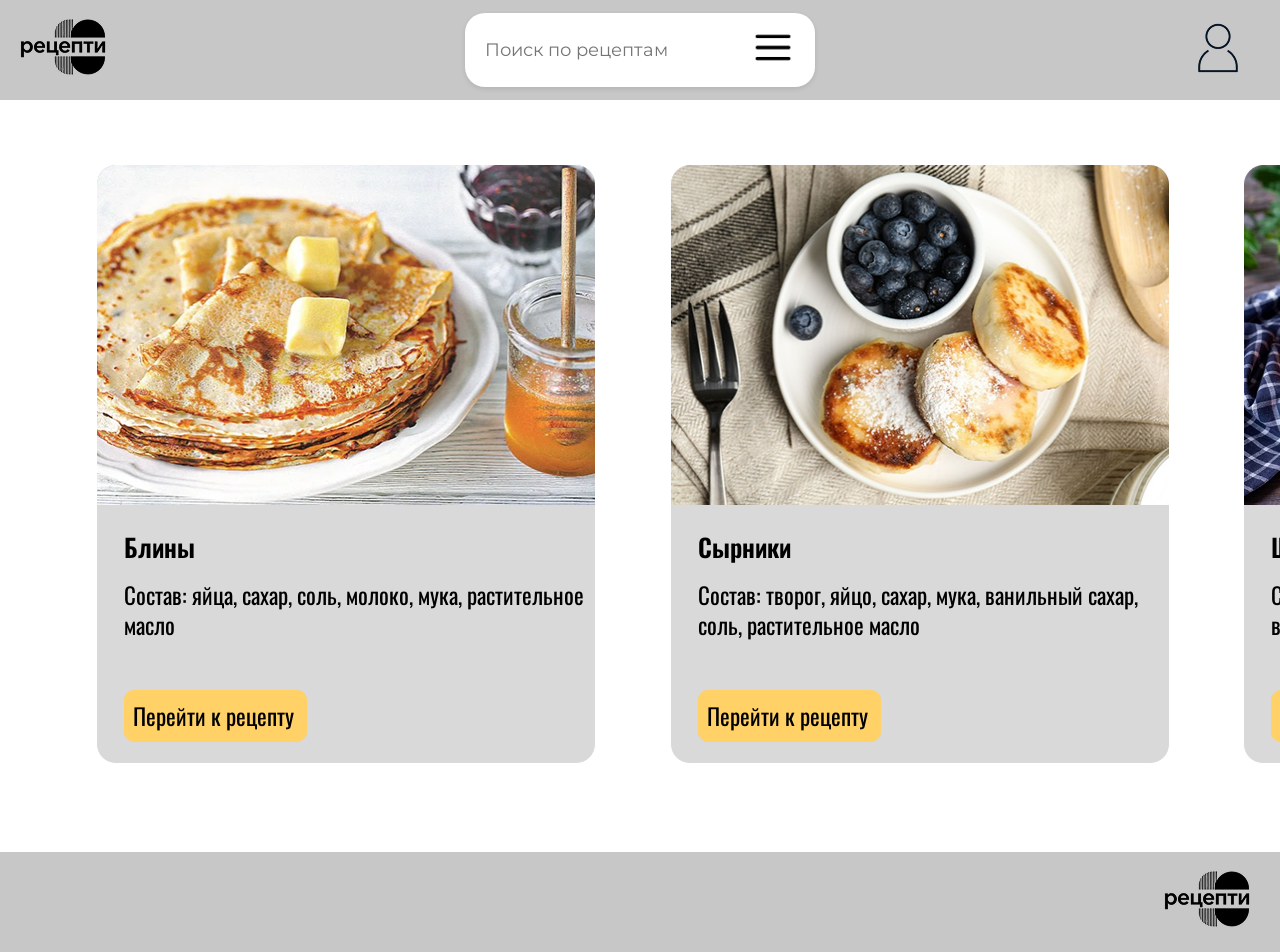
<file: index.html>
<!DOCTYPE html>
<html lang="en">
<head>
    <meta charset="UTF-8">
    <meta name="viewport" content="width=device-width, initial-scale=1.0">
    <meta name="keywords" content="Рецепты, Блины, Сырники, Шарлотка, Первые, блюда, Вторые, Соуса">
    <meta name="description" content="Сборник рецептов для различных блюд с списком необходимых ингридиентов, а так же пошаговой инструкцией. ">
    <title>Рецепти</title>
    <link rel="stylesheet" href="styles.css">
    <link rel="icon" type="image/png" href="name1.png">
</head>
<body>
    
<!-- Yandex.Metrika counter -->
<script type="text/javascript">
    (function(m,e,t,r,i,k,a){
        m[i]=m[i]||function(){(m[i].a=m[i].a||[]).push(arguments)};
        m[i].l=1*new Date();
        for (var j = 0; j < document.scripts.length; j++) {if (document.scripts[j].src === r) { return; }}
        k=e.createElement(t),a=e.getElementsByTagName(t)[0],k.async=1,k.src=r,a.parentNode.insertBefore(k,a)
    })(window, document,'script','https://mc.yandex.ru/metrika/tag.js?id=109617283', 'ym');

    ym(109617283, 'init', {ssr:true, webvisor:true, clickmap:true, ecommerce:"dataLayer", referrer: document.referrer, url: location.href, accurateTrackBounce:true, trackLinks:true});
</script>
<noscript><div><img src="https://mc.yandex.ru/watch/109617283" style="position:absolute; left:-9999px;" alt="" /></div></noscript>
<!-- /Yandex.Metrika counter -->



    <header>
        <div class="header-inner">
            <div class="start">
                <a href="index.html" class="logo"><img src="goodname.png" style="width:86px; height:57px"></a>
                
            </div>
            <div class="search-container">
                <input placeholder="Поиск по рецептам" type="text" style="width: 487px;height: 52px; font-size: 18px;" class="search-input">
                <div class="dropdown-container"><img src="spisok.png" alt="Меню" class="menu-trigger" id="triggerImage">
                    <div class="dropdown-content" id="myDropdown">
                        <a href="choice.html?id=1">Первые блюда</a>
                        <a href="choice.html?id=2">Вторые блюда</a>
                        <a href="choice.html?id=3">Напитки</a>
                        <a href="choice.html?id=4">Соусы</a>
                    </div>
                </div>
            </div>
            <div class="second">
                <a class="header-link" href="#"><img src="people.png"></a>
            </div>
        </div>    
      </header>
    <div class="cards"> 
    <div class="cont">
        <div class="card">
            <img src="image 4.png" class="card_img">
            <p class="names">Блины</p>
            <p class="card_txt">Состав: яйца, сахар, соль, молоко, мука, растительное масло </p>
            <a class="bottom_card" href="recept.html?id=1">
                Перейти к рецепту
            </a>
        </div>
    </div>
    <div class="cont">
        <div class="card">
            <img src="image 5.png" class="card_img">
            <p class="names">Сырники</p>
            <p class="card_txt">Состав: творог, яйцо, сахар, мука, ванильный сахар, соль, растительное масло</p>
            <a class="bottom_card" href="recept.html?id=2">
                Перейти к рецепту
            </a>
        </div>
    </div>
    <div class="cont">
        <div class="card">
            <img src="image 6.png" class="card_img">
            <p class="names">Шарлотка</p>
            <p class="card_txt">Состав: яйца, сахар, мука, яблоки, разрыхлитель теста, ванилин, сливочное масло </p>
            <a class="bottom_card" href="recept.html?id=3">
                Перейти к рецепту
            </a>
        </div>
    </div>
    </div>

    <footer>
        <div class="footer-inner">
            <a href="index.html"><img src="goodname.png" style="width:86px; height:57px"></a>
        </div>
    </footer>

    <script src="first.js"></script>
</body>
</html>
</file>
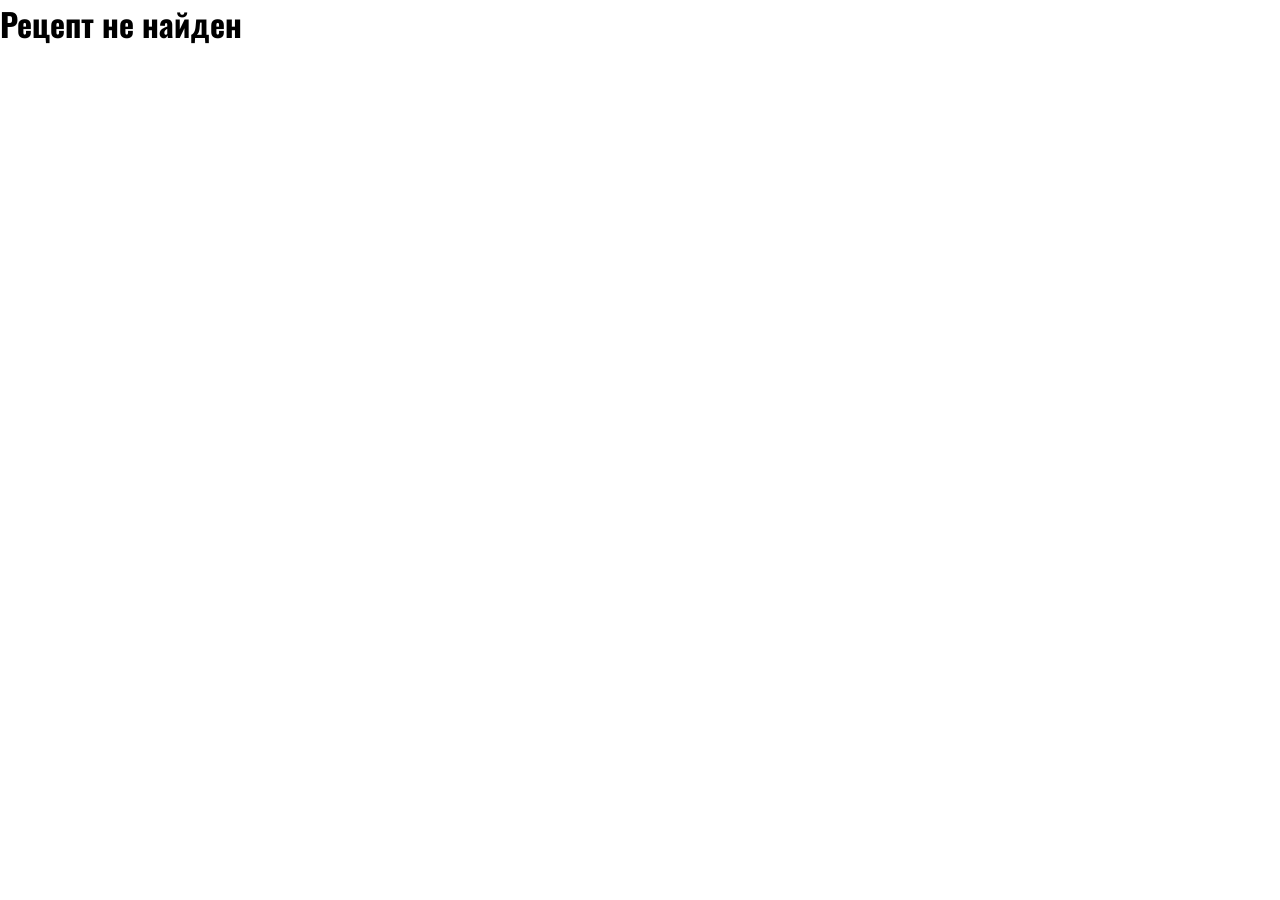
<file: choice.html>
<!DOCTYPE html>
<html lang="en">
<head>
    <meta charset="UTF-8">
    <meta name="viewport" content="width=device-width, initial-scale=1.0">
    <title>Рецепти</title>
    <link rel="stylesheet" href="styles.css">
    <link rel="icon" type="image/png" href="name1.png">
</head>
<body>
    <header>
        <div class="header-inner">
            <div class="start">
                <a href="index.html"><img src="goodname.png" style="width:86px; height:57px"></a>
                
            </div>
            <div class="search-container">
                <input placeholder="Поиск по рецептам" type="text" style="width: 487px;height: 52px; font-size: 18px;" class="search-input">
                <div class="dropdown-container"><img src="spisok.png" alt="Меню" class="menu-trigger" id="triggerImage">
                    <div class="dropdown-content" id="myDropdown">
                        <a href="choice.html?id=1">Первые блюда</a>
                        <a href="choice.html?id=2">Вторые блюда</a>
                        <a href="choice.html?id=3">Напитки</a>
                        <a href="choice.html?id=4">Соусы</a>
                    </div>
                </div>
            </div>
            <div class="second">
                <a class="header-link" href="#"><img src="people.png"></a>
            </div>
        </div>    
      </header>
    <div class="cards"> 
        <div class="card">
            <img src="" class="card_img" id="img1">
            <p class="names" id="names1"></p>
            <p class="card_txt" id="sost1"></p>
            <a class="bottom_card" href="recept.html?id=4">
                Перейти к рецепту
            </a>
        </div>
        <div class="card">
            <img src="" class="card_img" id="img2">
            <p class="names" id="names2"></p>
            <p class="card_txt" id="sost2"></p>
            <a class="bottom_card" href="recept.html?id=5">
                Перейти к рецепту
            </a>
        </div>
        <div class="card">
            <img src="" class="card_img" id="img3">
            <p class="names" id="names3"></p>
            <p class="card_txt" id="sost3"></p>
            <a class="bottom_card" href="recept.html?id=6">
                Перейти к рецепту
            </a>
        </div>
    </div>

    <footer>
        <div class="footer-inner">
            <a href="index.html"><img src="goodname.png" style="width:86px; height:57px"></a>
        </div>
    </footer>

    <script src="third.js"></script>
</body>
</html>
</file>
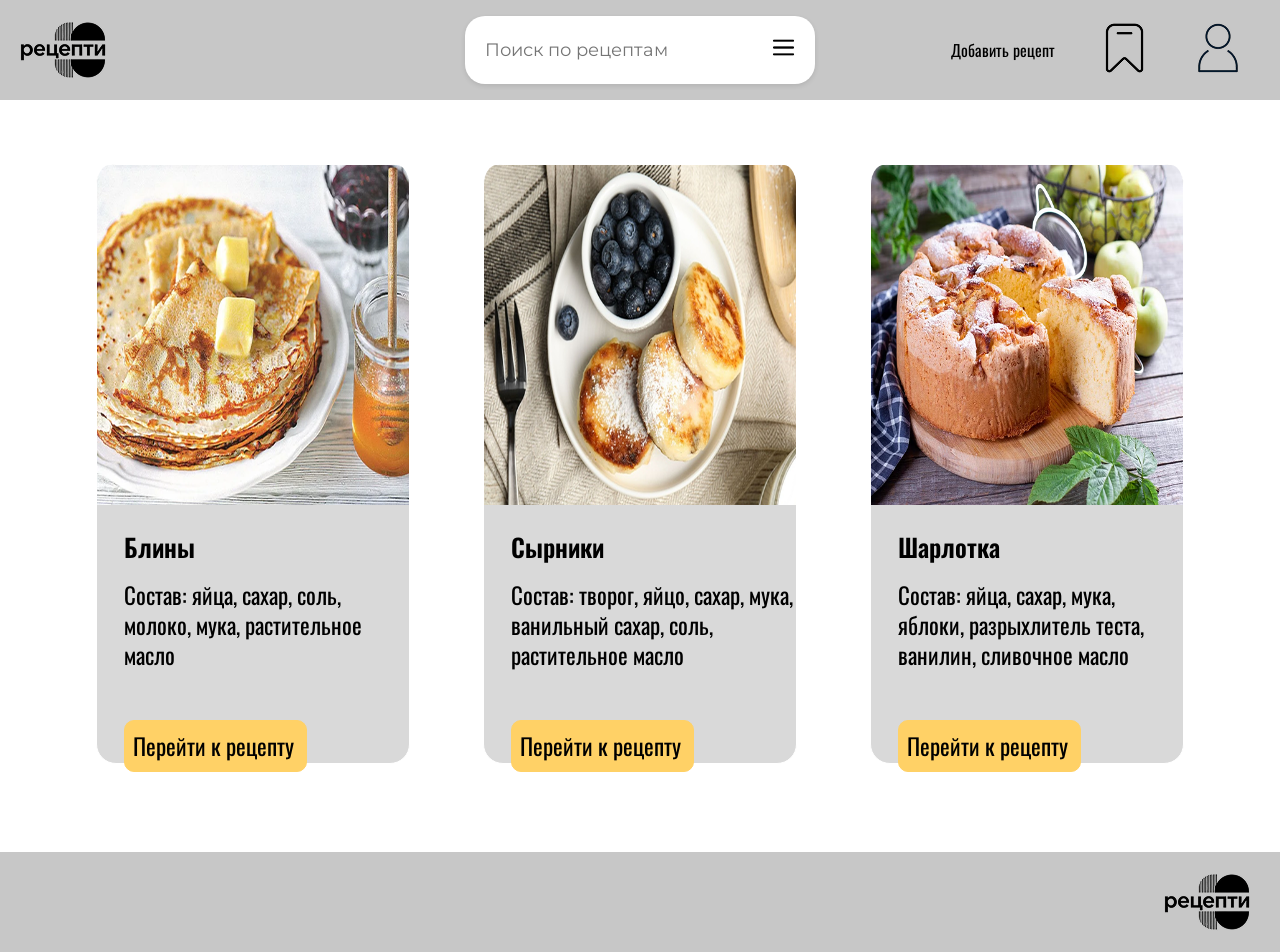
<file: index copy.html>
<!DOCTYPE html>
<html lang="en">
<head>
    <meta charset="UTF-8">
    <meta name="viewport" content="width=device-width, initial-scale=1.0">
    <title>Архитектурное бюро</title>
    <link rel="stylesheet" href="styles.css">
</head>
<body>
    <header>
        <div class="header-inner">
            <div class="start">
                <img src="goodname.png" style="width:86px; height:57px">
                
            </div>
            <div class="search-container">
                <input placeholder="Поиск по рецептам" type="text" style="width: 487px;height: 52px; font-size: 18px;" class="search-input">
                <a class="header-link" href="#"><img src="spisok.png"></a>
            </div>
            <div class="second">
                <div class="bottom">
                  Добавить рецепт
                </div>
                <a class="header-link" href="#"><img src="yarlik.png"></a>
                <a class="header-link" href="#"><img src="people.png"></a>
            </div>
        </div>    
      </header>
    <main>
    </main>
    <div class="cards"> 
        <div class="card">
            <img src="image 4.png" class="card_img">
            <p class="names">Блины</p>
            <p class="card_txt">Состав: яйца, сахар, соль, молоко, мука, растительное масло </p>
            <div class="bottom_card">
                Перейти к рецепту
              </div>
        </div>
        <div class="card">
            <img src="image 5.png" class="card_img">
            <p class="names">Сырники</p>
            <p class="card_txt">Состав: творог, яйцо, сахар, мука, ванильный сахар, соль, растительное масло</p>
            <div class="bottom_card">
                Перейти к рецепту
              </div>
        </div>
        <div class="card">
            <img src="image 6.png" class="card_img">
            <p class="names">Шарлотка</p>
            <p class="card_txt">Состав: яйца, сахар, мука, яблоки, разрыхлитель теста, ванилин, сливочное масло </p>
            <div class="bottom_card">
                Перейти к рецепту
              </div>
        </div>
    </div>

    <footer>
        <div class="footer-inner">
            <img src="goodname.png" style="width:86px; height:57px">
        </div>
    </footer>
</body>
</html>
</file>
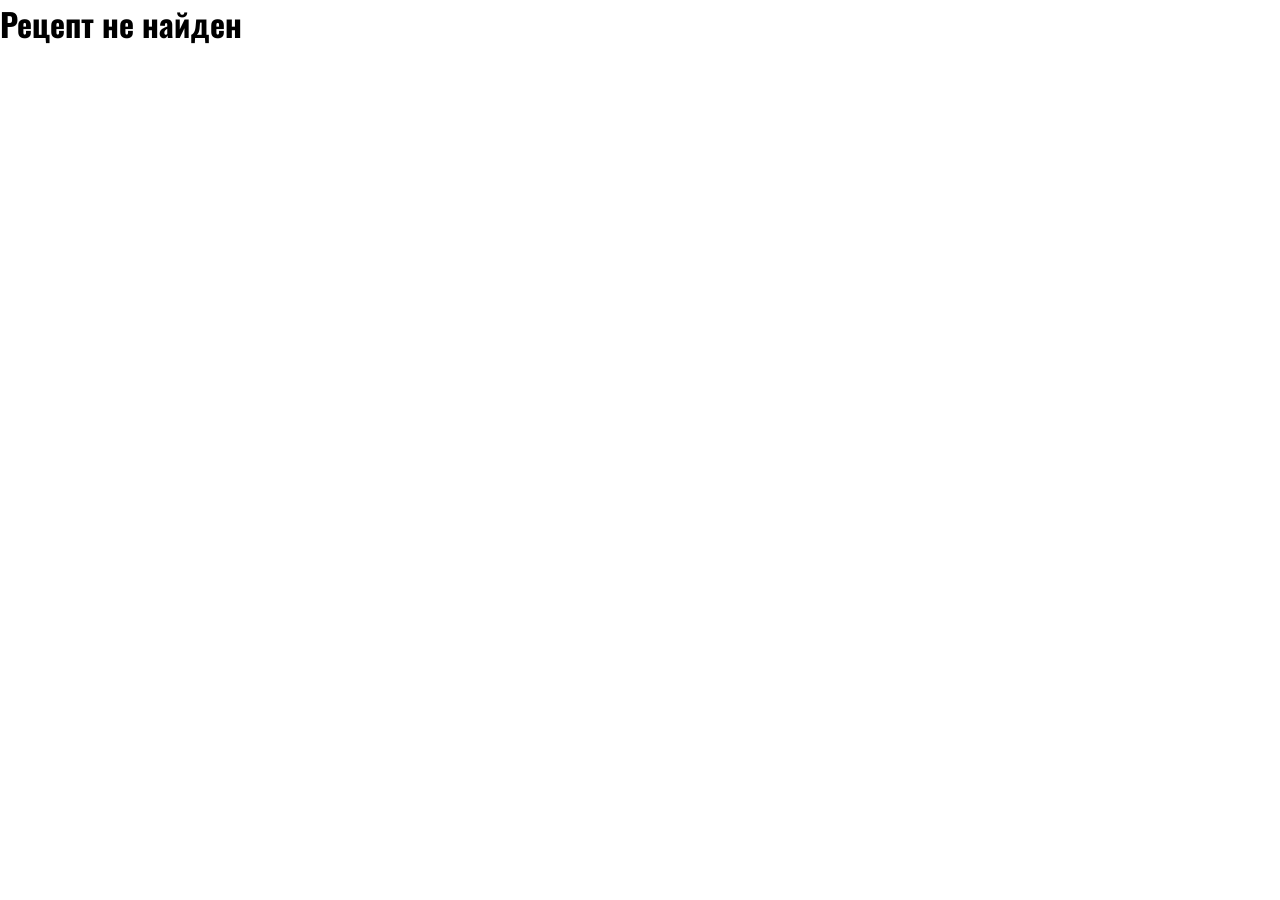
<file: recept.html>
<!DOCTYPE html>
<html lang="en">
<head>
    <meta charset="UTF-8">
    <meta name="viewport" content="width=device-width, initial-scale=1.0">
    <title>Рецепти</title>
    <link rel="stylesheet" href="styles.css">
    <link rel="icon" type="image/png" href="name.png">
</head>
<body>
    <header>
        <div class="header-inner">
            <div class="start">
                <a href="index.html"><img src="goodname.png" style="width:86px; height:57px"></a>
                
            </div>
            <div class="search-container">
                <input placeholder="Поиск по рецептам" type="text" style="width: 487px;height: 52px; font-size: 18px;" class="search-input">
                <div class="dropdown-container"><img src="spisok.png" alt="Меню" class="menu-trigger" id="triggerImage">
                    <div class="dropdown-content" id="myDropdown">
                        <a href="choice.html?id=1">Первые блюда</a>
                        <a href="choice.html?id=2">Вторые блюда</a>
                        <a href="choice.html?id=3">Напитки</a>
                        <a href="choice.html?id=4">Соусы</a>
                    </div>
                </div>
            </div>
            <div class="second">
                <a class="header-link" href="#"><img src="people.png"></a>
            </div>
        </div>    
      </header>
        <div class="cards">
            <div class="card">
                <img src="" id="img" class="card_img">
                <p class="names" id="names"></p>
                <p class="card_txt" id="sost"></p>
                <a class="bottom_card" href="index.html" style="display: flex; justify-content: center;">
                    На главную
                </a>
            </div>
            <div class="recept">
                <div class="names" style="display:flex; justify-content: center;">Рецепт</div>
                <div id="text"></div>
            </div>
        </div>
    <footer>
        <div class="footer-inner">
            <a href="index.html"><img src="goodname.png" style="width:86px; height:57px"></a>
        </div>
    </footer>

    <script src="second.js"></script>
</body>
</html>
</file>
<file: styles.css>
@import url('https://fonts.googleapis.com/css2?family=DM+Sans:ital,opsz,wght@0,9..40,100..1000;1,9..40,100..1000&family=Montserrat:ital,wght@0,100..900;1,100..900&family=PT+Sans:ital,wght@0,400;0,700;1,400;1,700&display=swap');
@import url('https://fonts.googleapis.com/css2?family=Playfair+Display+SC:ital,wght@0,400;0,700;0,900;1,400;1,700;1,900&display=swap');
@import url('https://fonts.googleapis.com/css2?family=Oswald:wght@200..700&display=swap');
* {
    margin: 0;
    padding: 0;
    box-sizing: border-box;
}

html, body {
    max-width: 100%;
    overflow-x: hidden;
}

body {
    width: 100%;
    min-height: 100vh;
    font-family: "Oswald", sans-serif;
    font-style: normal;
}

.search-container{
    display: inline-block;
}



header {
    width: 100%;
    background-color: #C7C7C7;
    height: 100px;
    display: flex;
    align-items: center;
    padding: 0 20px;
    position: relative; /* ← ВАЖНО! */
}


.header-inner {
    width: 100%;
    display: flex;
    justify-content: space-between;
    align-items: center;
    margin: 0 auto; /* Центрируем контент */
}

.second {
    display: flex;
    flex-wrap: nowrap;
    justify-content: flex-end;
    align-items: center;
    gap: 49px; 
    margin-right: 20px;
    
}

.start{
    display: flex;
    flex-wrap: nowrap;
    justify-content: flex-start;
    gap: 20px; /* Уменьшаем отступ между логотипом и поиском */
    align-items: center;
}

.search-container {
    position: absolute;
    left: 50%;
    transform: translateX(-50%);
    display: flex;
    align-items: center;
    background-color: #ffffff;
    border-radius: 20px;
    padding: 8px 15px;
    width: 350px;
    box-shadow: 0 2px 5px rgba(0,0,0,0.1);
    z-index: 10; /* Чтобы был поверх других элементов при необходимости */
}

.search-input {
    border: none;
    outline: none;
    flex-grow: 1;
    font-size: 14px;
    padding: 5px;
    font-family: "Montserrat", sans-serif;
    color: #333;
}


.header-link {
    text-decoration: none;
    color: #000;
    cursor: pointer;
}

.header-link:hover {
    opacity: 0.7;
}


img {
    max-width: 100%;
    height: auto;
}

.cards{
    display: flex;
    flex-wrap: nowrap;
    justify-content: space-evenly;
    gap: 73.63px;
    margin-right: 96px;
    margin-top: 64px;
    margin-left: 96px;
}



.card{
    border: 1px solid #ffffff;
    border-radius: 20px;
    width: 500px;
    height: 600px;
    background-color: #D9D9D9;

}



.names{
    font-size: 25px; 
    font-weight: 600;
    margin-bottom: 14.5px;
    padding-left: 27px;
    padding-top: 18px;
}

.card_txt{
    font-size: 23px; 
    font-weight: 400;
    line-height: 30px;
    margin-bottom: 25px;
    padding-left: 27px;
}

.card_img{
    width: 500px;
    height: 340px;
    overflow: hidden;
    
    
}

footer{
    width: 100%;
    height: 100px;
    background-color: #C7C7C7;
    display: flex;
    align-items: center;
    margin-top: 88px;
    
}

.footer-inner{
    
    width: 100%;    
    margin: 0 auto;     
    display: flex;
    justify-content: end;
    align-items: center;
    height: 100%;
    margin-right: 30px;
}

  body::-webkit-scrollbar {      
    display: none;
}


.bottom_card{
    height: 52px;
    width: 183px;
    border: 1px solid #FFD166;
    border-radius: 10px;
    padding: 6px 8px;
    background-color: #FFD166;
    cursor: pointer;
    display: flex;
    align-items: center;
    margin-left: 27px;
    margin-top: 50px;
    font-size: 23px; 
    text-decoration: none;
    color: #000;
}

.dropdown-container {
    position: relative;
    display: inline-block;
}

.menu-trigger {
    width: 100px;
    height: auto;
    cursor: pointer;
    border-radius: 8px;
}


.dropdown-content {
    display: none;
    position: absolute;
    background-color: #f9f9f9;
    min-width: 160px;
    box-shadow: 0px 8px 16px 0px rgba(0,0,0,0.2);
    z-index: 1;
    border-radius: 5px;
    top: 110%; 
    left: 0;
}


.dropdown-content.show {
    display: block;
}

.dropdown-content a {
    color: black;
    padding: 12px 16px;
    text-decoration: none;
    display: block;
}

.dropdown-content a:hover {
    background-color: #e0e0e0;
}

.recept{
    border: 1px solid #ffffff;
    border-radius: 20px;
    width: 800px;
    height: 600px;
    background-color: #D9D9D9;

}


@media (orientation: portrait) {
    header {
        height: auto;
        padding: 8px 10px;
    }
    .header-inner {
        gap: 8px;
    }
    .start {
        gap: 5px;
    }
    .search-container {
        width: 180px; 
        min-width: 160px;
        padding: 6px 12px;
        border-radius: 15px;
        box-shadow: 0 2px 5px rgba(0,0,0,0.1);
    }
    .search-input {
        font-size: 10px; 
        padding: 2px 4px;
        width: 140px; 
        max-width: 140px;
        flex-grow: 0; 
        background-color: transparent; 
    }
    .second {
        gap: 8px;
        margin-right: 0;
    }
    .header-link {
        font-size: 13px;
        white-space: nowrap;
    }
    .bottom {
        font-size: 14px;
        padding: 4px 8px;
        border-radius: 6px;
    }
    .cards {
        flex-direction: column;
        margin: 20px auto;
        gap: 30px;
        width: 100%;
        padding: 0 15px;
        box-sizing: border-box;
        margin-left: 0;
        margin-right: 0;
    }
    .card {
        width: 100%;
        max-width: 400px;
        height: auto;
        margin: 0 auto;
        overflow: hidden;
        border-radius: 20px;
    }
    .card_img {
        width: 100%;
        height: 200px;
        object-fit: cover;
        border-top-left-radius: 20px;
        border-top-right-radius: 20px;
        display: block;
    }
    .names {
        font-size: 20px;
        padding-left: 15px;
        padding-top: 15px;
        margin-bottom: 10px;
    }
    .card_txt {
        font-size: 16px;
        line-height: 1.4;
        padding-left: 15px;
        padding-right: 15px;
        margin-bottom: 20px;
    }
    .bottom_card {
        margin: 15px auto 25px auto;
        width: 75%;
        max-width: 180px;
        justify-content: center;
        font-size: 18px;
        height: 45px;
        border-radius: 8px;
    }
    .recept {
        width: 90%;
        max-width: 450px;
        height: auto;
        margin: 20px auto;
        padding-bottom: 20px;
        overflow: hidden;
        border-radius: 20px;
    }
    .recept img {
        width: 100%;
        border-top-left-radius: 20px;
        border-top-right-radius: 20px;
        display: block;
    }
    footer {
        height: auto;
        padding: 15px;
        margin-top: 30px;
    }
    .footer-inner {
        justify-content: center;
        margin-right: 0;
    }

    .logo {
        width: 60px; 
        height: auto;
    }
    .profile-icon {
        width: 24px; 
        height: auto;
    }

    .menu-icon { 
        width: 32px; 
        height: auto;
        cursor: pointer;
    }
}
</file>
